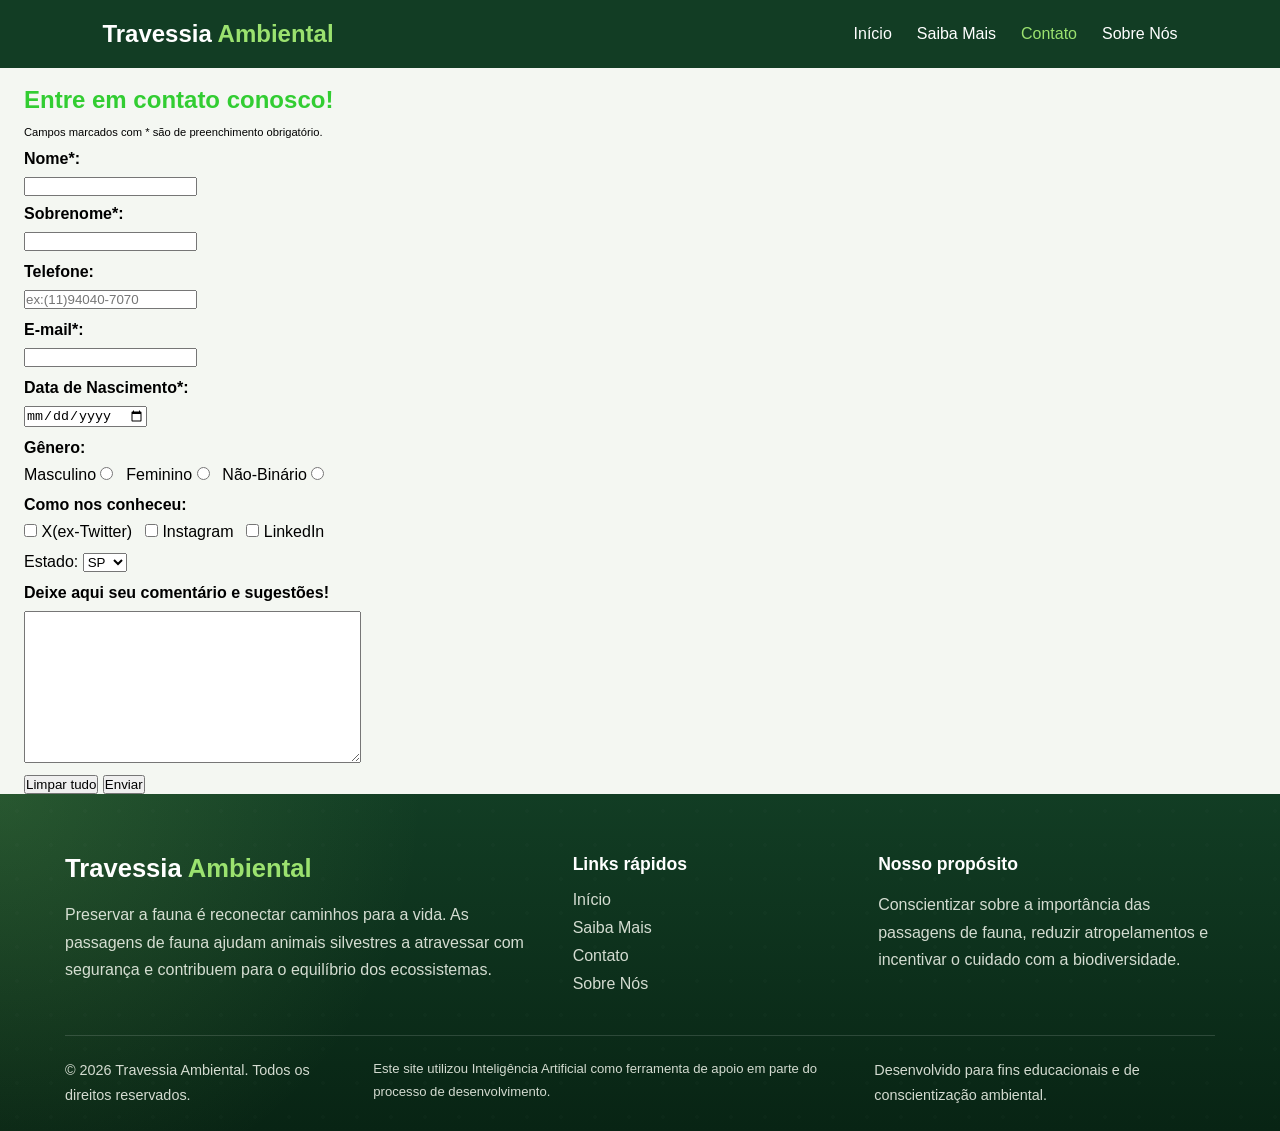
<file: contatoForm.html>
<!DOCTYPE html>
<html lang="pt-br">

<head>
  <meta charset="UTF-8">
  <meta name="viewport" content="width=device-width, initial-scale=1.0">
  <title>Contato | Travessia Ambiental</title>

  <link rel="stylesheet" href="assets/css/base.css">
  <link rel="stylesheet" href="assets/css/navbar.css">
  <link rel="stylesheet" href="assets/css/footer.css">
  <link rel="stylesheet" href="assets/css/responsive.css">
  <link rel="stylesheet" href="assets/css/formulario.css">
</head>

<body>
  <div data-include="components/header.html"></div>
  <br>

  <div>
    <form class="formulario"> <!--INÍCIO DO FORMULÁRIO-->
      <h2 class="formulario-titulo">Entre em contato conosco!</h2>
      <label class="formulario-lembrete">Campos marcados com * são de preenchimento obrigatório.</label>

      <div class="formulario-nome">
        <label for="nome" class="nome-titulo">Nome*:</label>
        <input id="nome" type="text" required>
        <label for="sobrenome" class="sobrenome-titulo">Sobrenome*:</label>
        <input id="sobrenome" type="text" required>
      </div>

      <div class="formulario-telefone">
        <label for="telefone" class="telefone-titulo">Telefone:</label>
        <input id="telefone" type="tel" placeholder="ex:(11)94040-7070" pattern="[0-9]{2}[0-9]{4}-[0-9]{4}">
      </div>

      <div class="formulario-email">
        <label for="email" class="email-titulo">E-mail*:</label>
        <input id="email" type="email" required>
      </div>

      <div class="formulario-data">
        <label for="dataNasc" class="data-titulo">Data de Nascimento*:</label>
        <input id="dataNasc" type="date" required>
      </div>

      <div class="formulario-generos">
        <div>
          <label class="generos-titulo">Gênero:</label>
        </div>
        <div class="formulario-opcoes-generos">
          <div class="opcao-masculino">
            <label for="masculino">Masculino</label>
            <input type="radio" name="escolhaGenero" id="masculino">
          </div>
          <div class="opcao-masculino">
            <label for="feminino">Feminino</label>
            <input type="radio" name="escolhaGenero" id="feminino">
          </div>
          <div class="opcao-masculino">
            <label for="nao-binario">Não-Binário</label>
            <input type="radio" name="escolhaGenero" id="nao-binario">
          </div>
        </div>
      </div>



      <div class="formulario-redes">
        <div>
          <label class="redes-titulo">Como nos conheceu:</label>
        </div>
        <div class="formularios-opcoes-redes">
          <div class="f-opcao-x">
            <input type="checkbox" id="opcao-x">
            <label for="opcao-x">X(ex-Twitter)</label>
          </div>
          <div class="f-opcao-instagram">
            <input type="checkbox" id="opcao-instagram">
            <label for="opcao-instagram">Instagram</label>
          </div>
          <div class="f-opcao-linkedin">
            <input type="checkbox" id="opcao-linkedin">
            <label for="opcao-linkedin">LinkedIn</label>
          </div>
        </div>
      </div>

      <div class="formulario-estados">
        <label for="localizacao" class="estados-titulo">Estado:</label>
        <select>
          <option>SP</option>
          <option>RJ</option>
          <option>MG</option>
          <option>SE</option>
          <option>AM</option>
          <option>PR</option>
        </select>
      </div>

      <div class="formulario-sugestoes">
        <label for="caixa-sugestoes" class="sugestoes-titulo">Deixe aqui seu comentário e sugestões!</label>
        <textarea id="caixa-sugestoes" rows="10" cols="40"></textarea>
      </div>

      <div class="formulario-limpar">
        <input type="reset" value="Limpar tudo">
        <input type="submit" value="Enviar">
      </div>

    </form>
  </div>

  <div data-include="components/footer.html"></div>

</body>

<script src="assets/js/includes.js"></script>

</html>
</file>
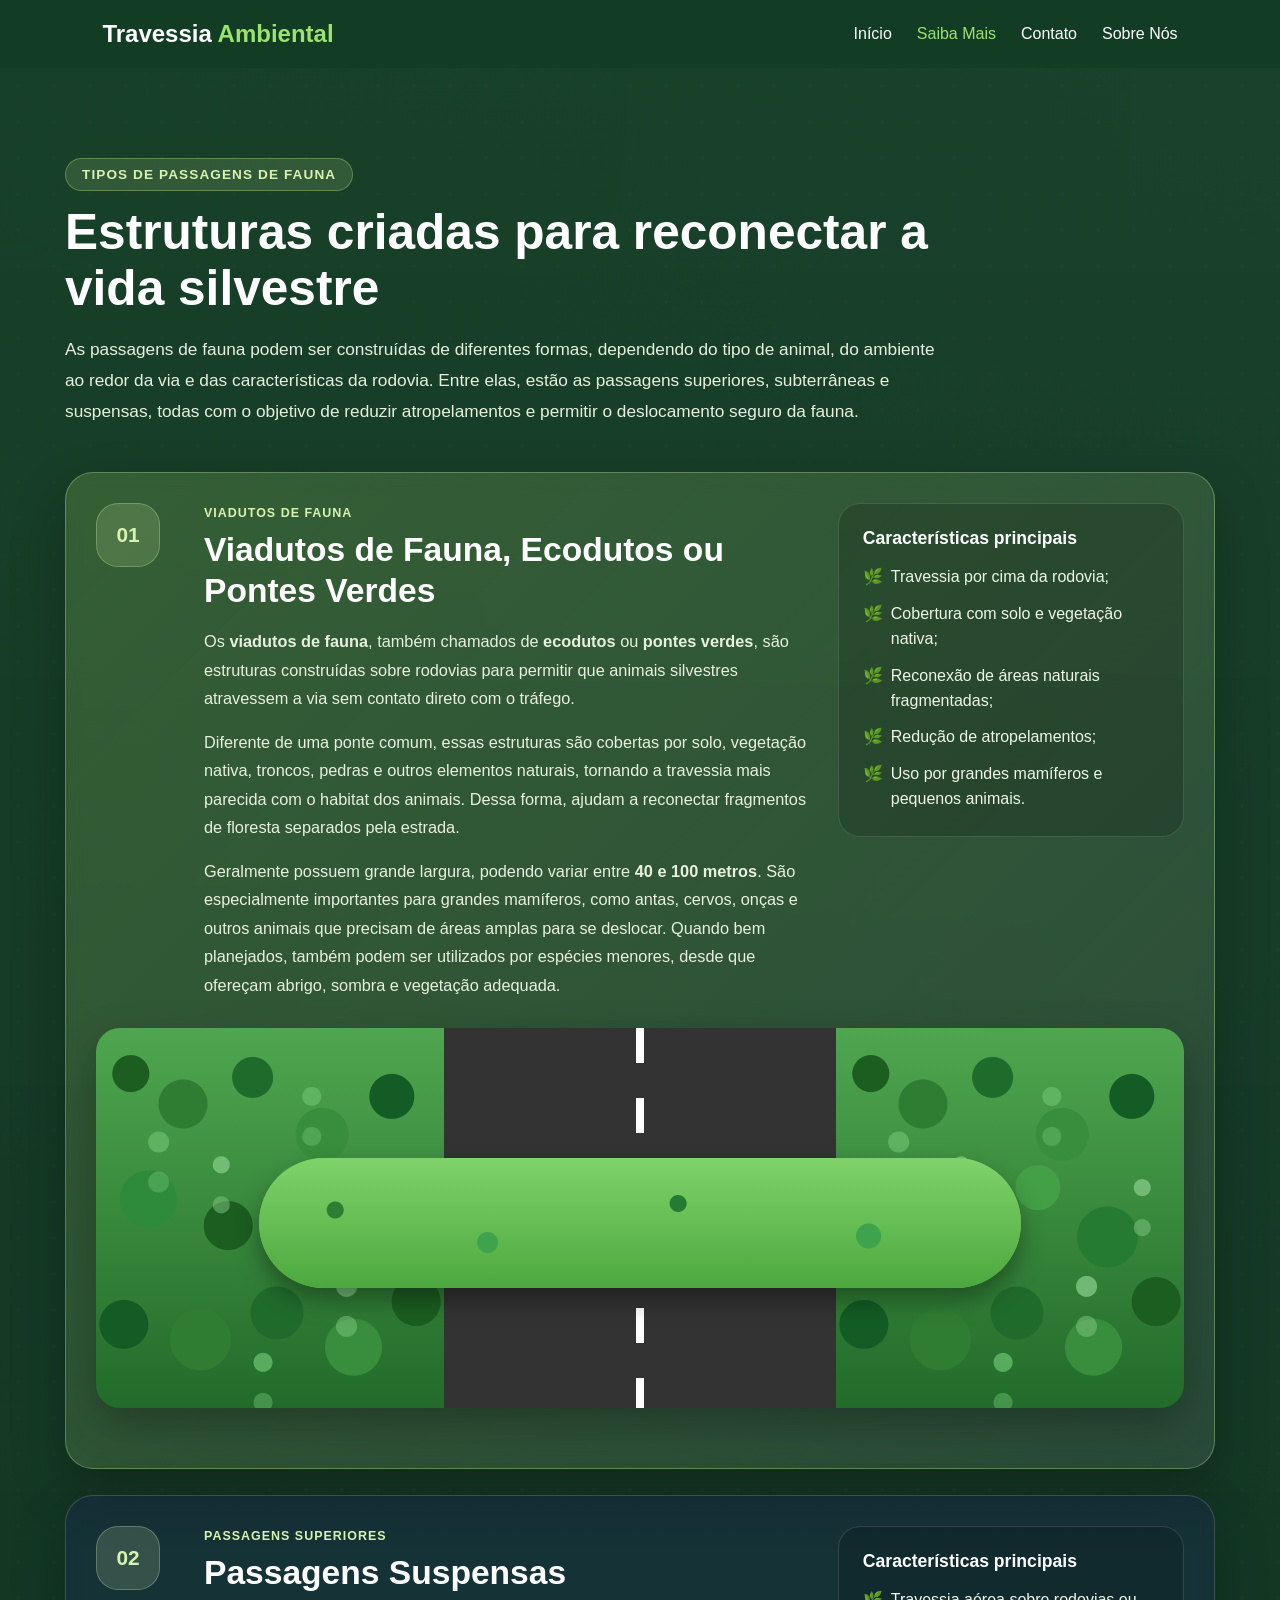
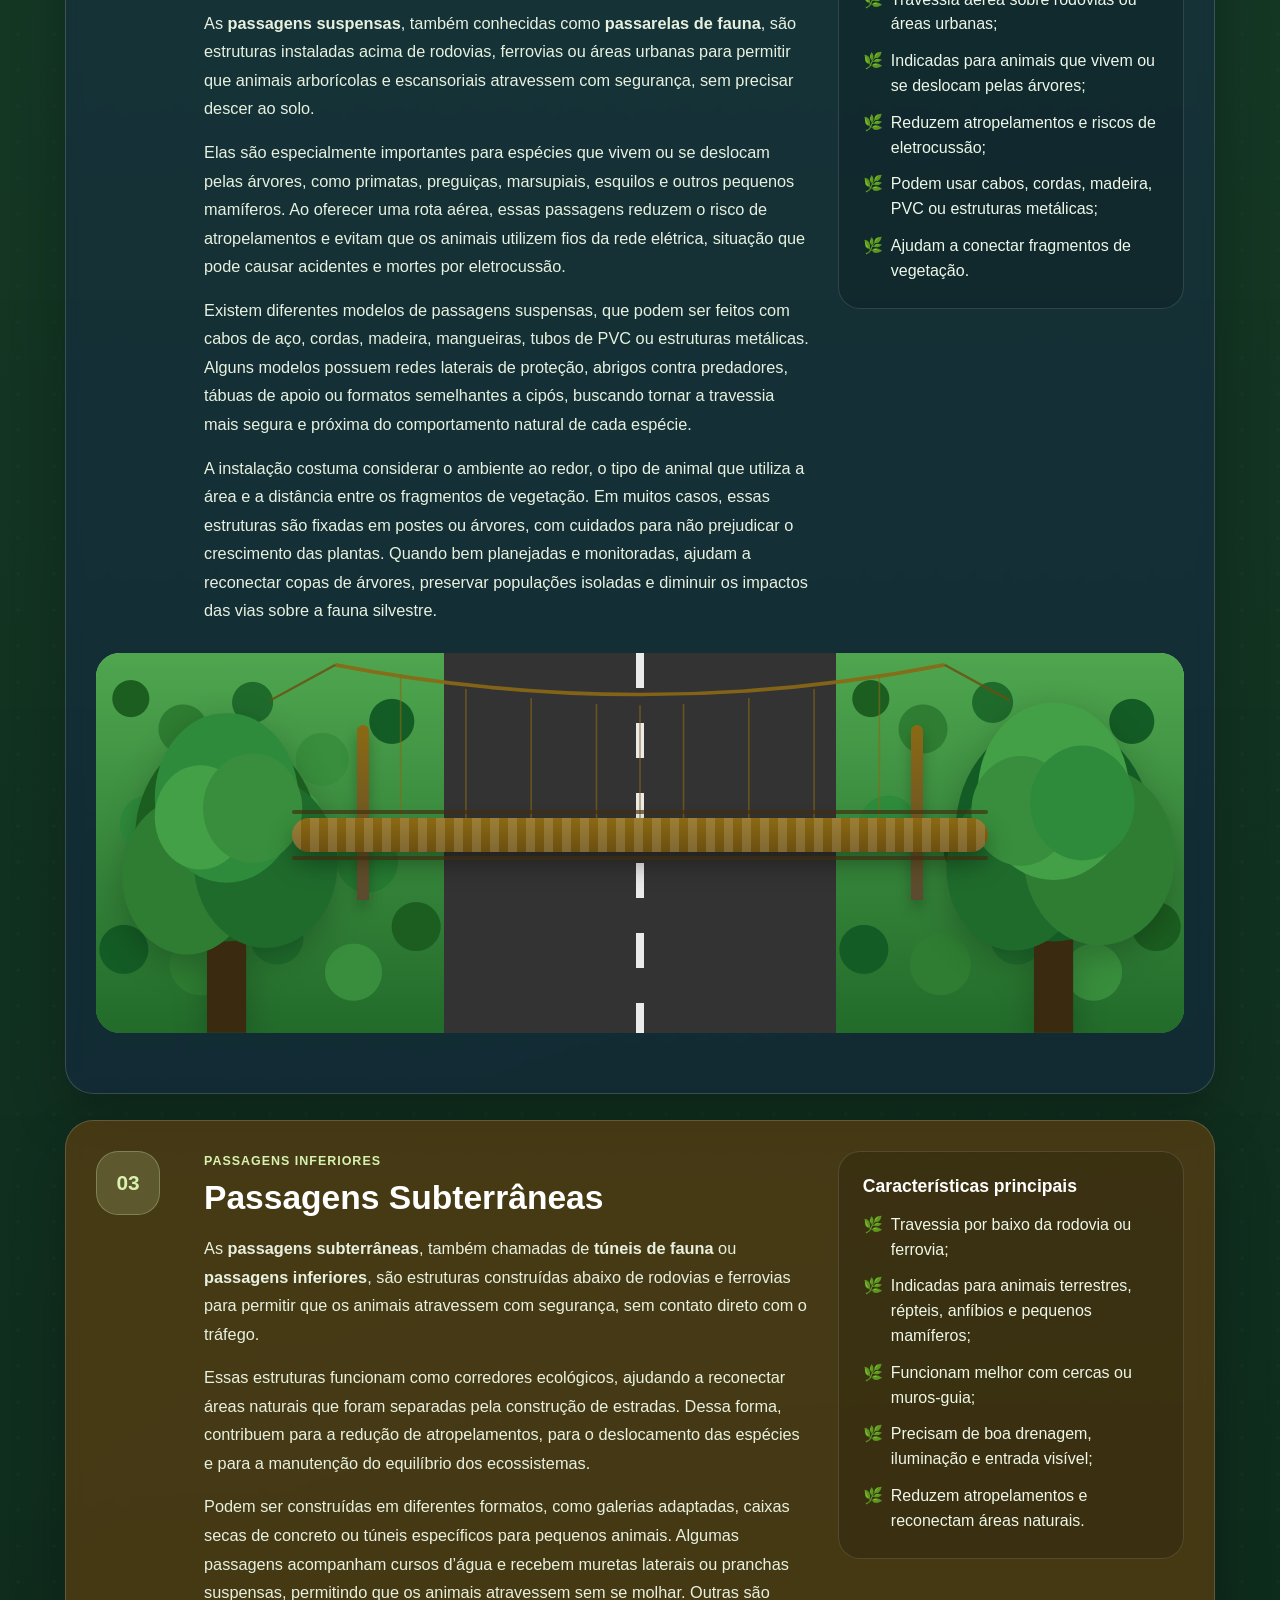
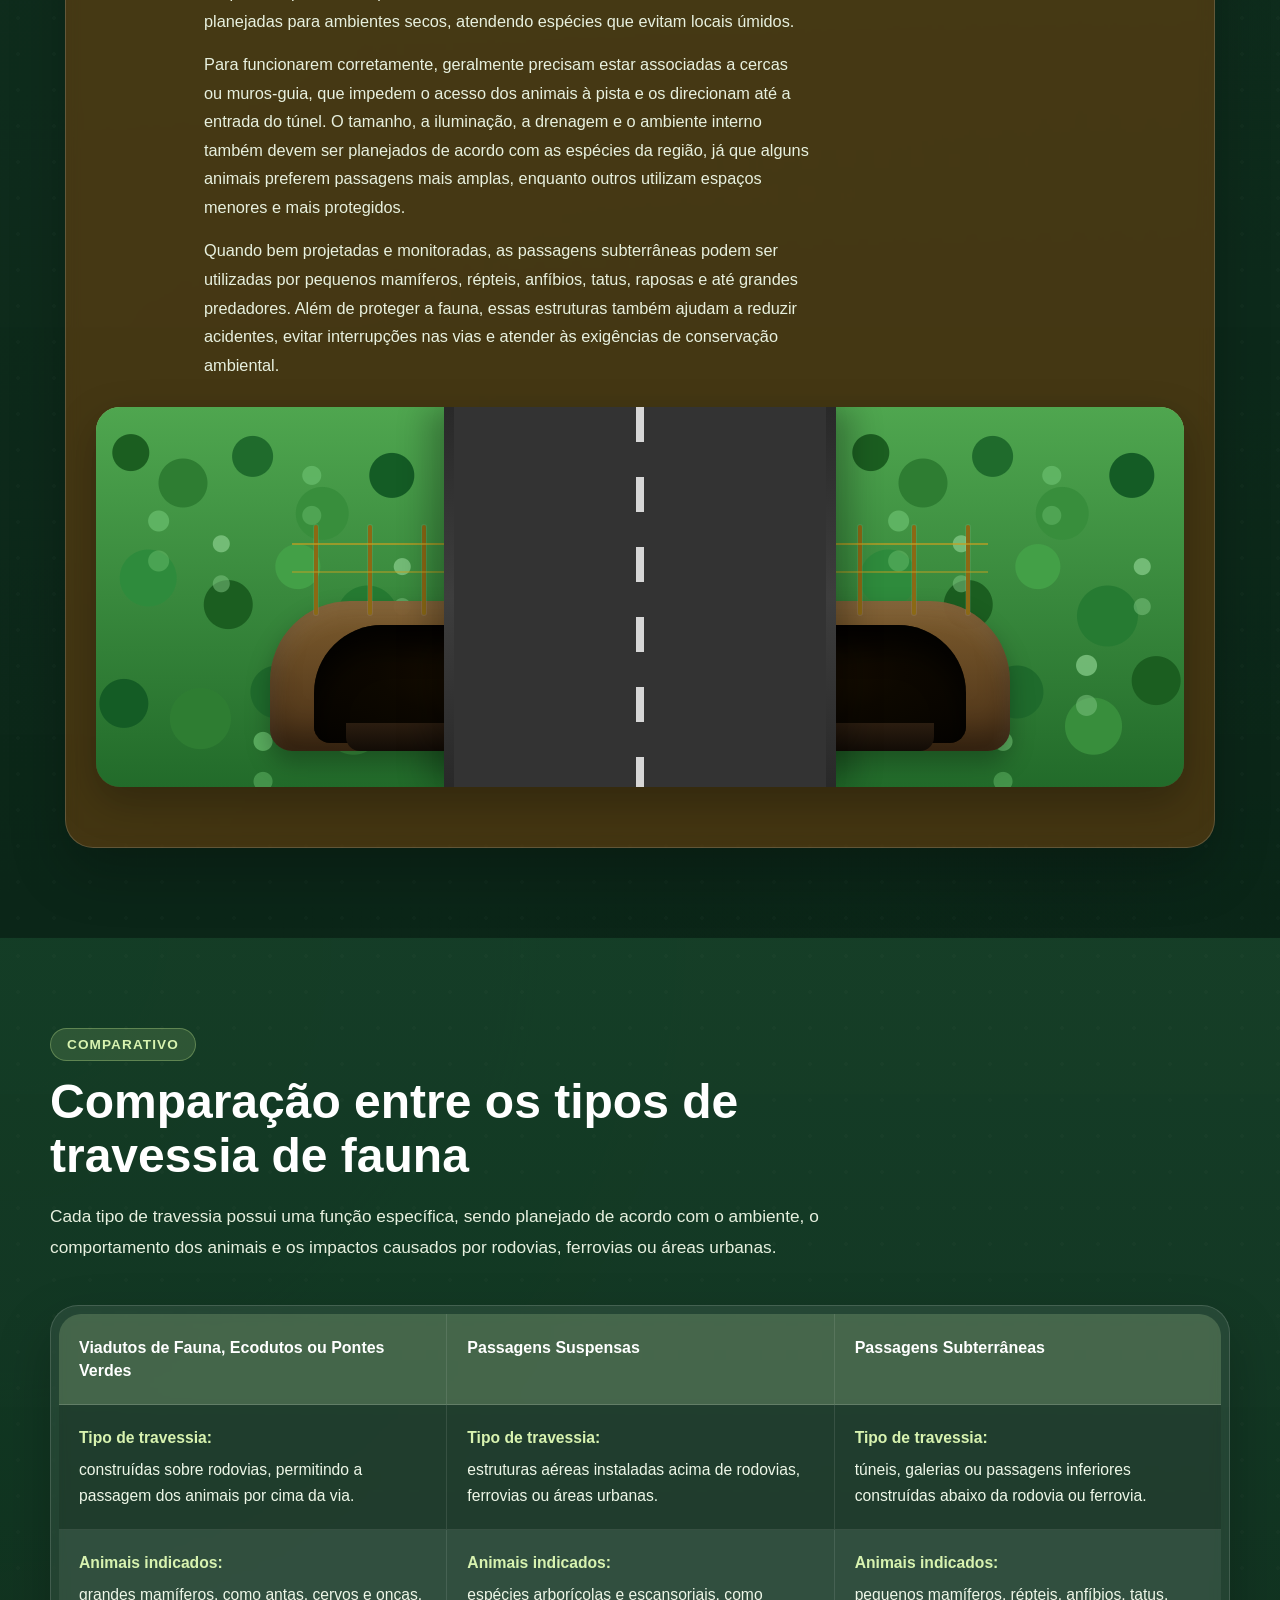
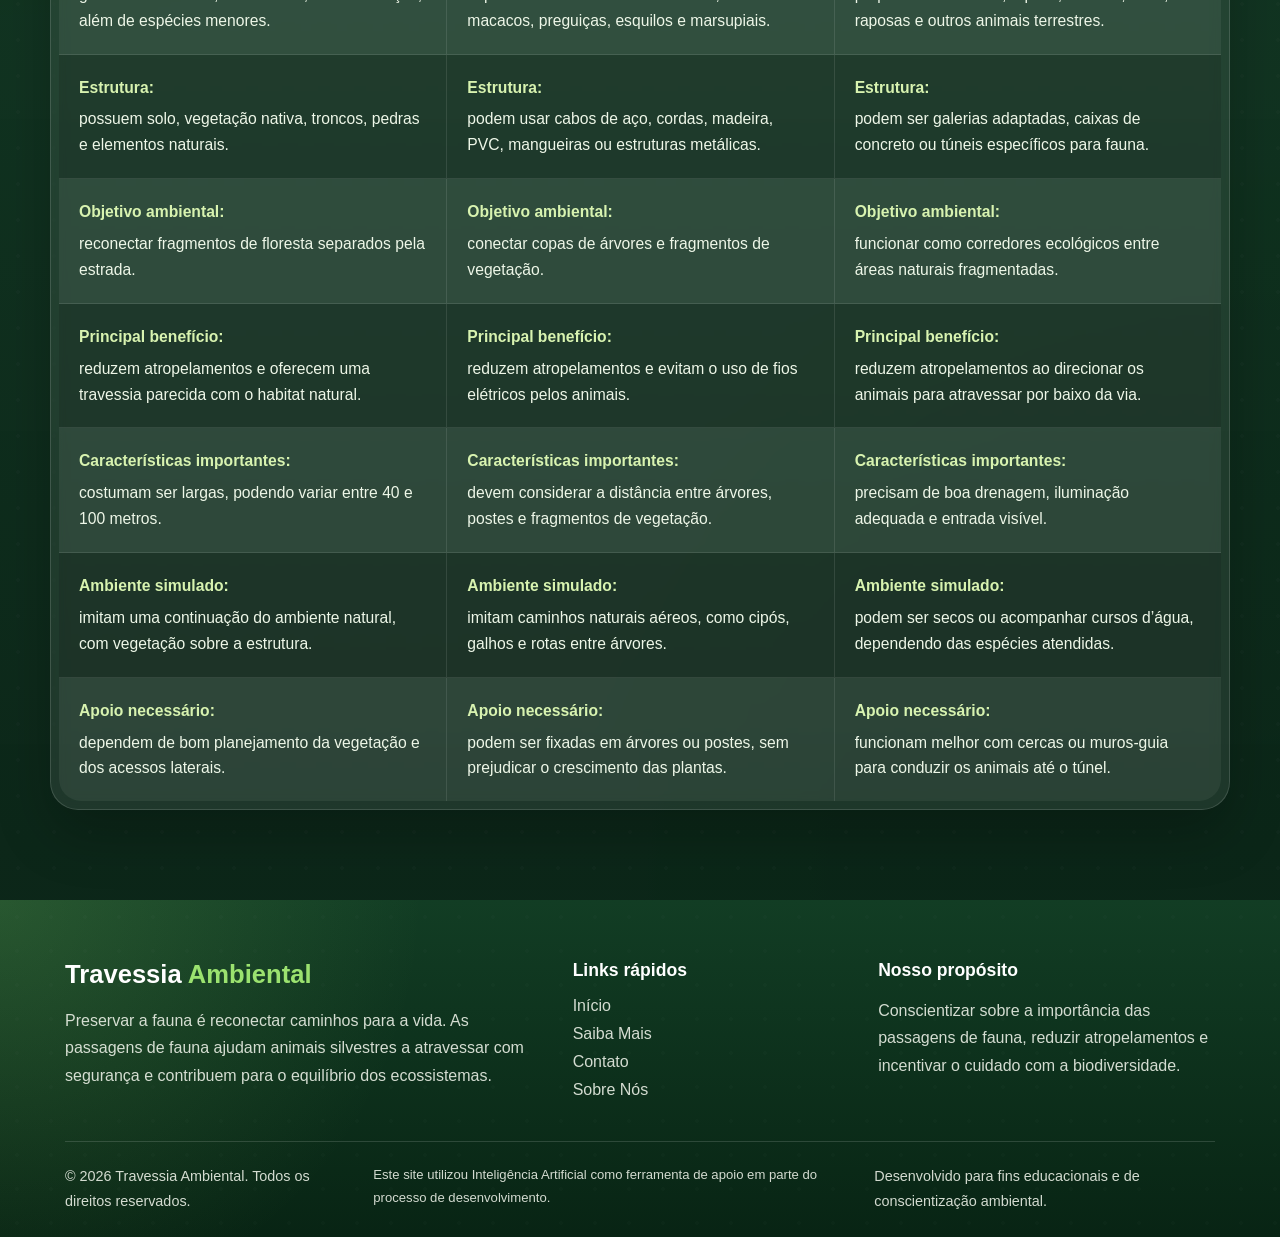
<file: saibaMais.html>
<!DOCTYPE html>
<html lang="pt-br">

<head>
    <meta charset="UTF-8">
    <meta name="viewport" content="width=device-width, initial-scale=1.0">
    <title>Contato | Travessia Ambiental</title>

    <link rel="stylesheet" href="assets/css/base.css">
    <link rel="stylesheet" href="assets/css/navbar.css">
    <link rel="stylesheet" href="assets/css/tipos-passagens.css">
    <link rel="stylesheet" href="assets/css/travessia-cenario.css">
    <link rel="stylesheet" href="assets/css/suspenso-cenario.css">
    <link rel="stylesheet" href="assets/css/subterraneo-cenario.css">
    <link rel="stylesheet" href="assets/css/comparativo-travessias.css">
    <link rel="stylesheet" href="assets/css/footer.css">
    <link rel="stylesheet" href="assets/css/responsive.css">
</head>

<body>

    <div data-include="components/header.html"></div>

    <main>
        <section class="tipos-passagens-section" id="tipos-passagens">
            <div class="tipos-passagens-container">

                <div class="tipos-passagens-header">
                    <span class="section-tag">Tipos de Passagens de Fauna</span>

                    <h2>Estruturas criadas para reconectar a vida silvestre</h2>

                    <p>
                        As passagens de fauna podem ser construídas de diferentes formas, dependendo do tipo de animal,
                        do ambiente ao redor da via e das características da rodovia. Entre elas, estão as passagens
                        superiores, subterrâneas e suspensas, todas com o objetivo de reduzir atropelamentos e permitir
                        o deslocamento seguro da fauna.
                    </p>
                </div>

                <!-- TIPO 1 -->
                <article class="tipo-passagem-card tipo-destaque">
                    <div class="tipo-passagem-numero">01</div>

                    <div class="tipo-passagem-conteudo">
                        <span class="tipo-categoria">Viadutos de Fauna</span>

                        <h3>Viadutos de Fauna, Ecodutos ou Pontes Verdes</h3>

                        <p>
                            Os <strong>viadutos de fauna</strong>, também chamados de <strong>ecodutos</strong> ou
                            <strong>pontes verdes</strong>, são estruturas construídas sobre rodovias para permitir que
                            animais silvestres atravessem a via sem contato direto com o tráfego.
                        </p>

                        <p>
                            Diferente de uma ponte comum, essas estruturas são cobertas por solo, vegetação nativa,
                            troncos, pedras e outros elementos naturais, tornando a travessia mais parecida com o
                            habitat
                            dos animais. Dessa forma, ajudam a reconectar fragmentos de floresta separados pela estrada.
                        </p>

                        <p>
                            Geralmente possuem grande largura, podendo variar entre <strong>40 e 100 metros</strong>.
                            São especialmente importantes para grandes mamíferos, como antas, cervos, onças e outros
                            animais que precisam de áreas amplas para se deslocar. Quando bem planejados, também podem
                            ser utilizados por espécies menores, desde que ofereçam abrigo, sombra e vegetação adequada.
                        </p>
                    </div>

                    <aside class="tipo-passagem-info">
                        <h4>Características principais</h4>

                        <ul>
                            <li>Travessia por cima da rodovia;</li>
                            <li>Cobertura com solo e vegetação nativa;</li>
                            <li>Reconexão de áreas naturais fragmentadas;</li>
                            <li>Redução de atropelamentos;</li>
                            <li>Uso por grandes mamíferos e pequenos animais.</li>
                        </ul>
                    </aside>

                    <section class="travessia-section" id="travessia" aria-labelledby="titulo-travessia">

                        <div class="cenario"
                            aria-label="Animação mostrando animais atravessando uma passarela verde sobre uma rodovia">

                            <div class="floresta floresta-esquerda" aria-hidden="true"></div>
                            <div class="floresta floresta-direita" aria-hidden="true"></div>

                            <div class="rodovia" aria-hidden="true">
                                <div class="faixa"></div>

                                <div class="carro carro-1"></div>
                                <div class="carro carro-2"></div>
                                <div class="carro carro-3"></div>
                            </div>

                            <div class="passarela">
                                <div class="grama" aria-hidden="true"></div>

                                <div class="animal animal-1 animal-esquerda">🦌</div>
                                <div class="animal animal-2 animal-direita">🐆</div>
                                <div class="animal animal-3 animal-esquerda">🦝</div>
                                <div class="animal animal-4 animal-direita">🐇</div>
                                <div class="animal animal-5 animal-esquerda">🦊</div>
                            </div>

                        </div>
                    </section>
                </article>

                <!-- TIPO 2 -->
                <article class="tipo-passagem-suspensa-card">
                    <div class="tipo-passagem-numero">02</div>

                    <div class="tipo-passagem-conteudo">
                        <span class="tipo-categoria">Passagens Superiores</span>

                        <h3>Passagens Suspensas</h3>

                        <p>
                            As <strong>passagens suspensas</strong>, também conhecidas como <strong>passarelas de
                                fauna</strong>,
                            são estruturas instaladas acima de rodovias, ferrovias ou áreas urbanas para permitir que
                            animais
                            arborícolas e escansoriais atravessem com segurança, sem precisar descer ao solo.
                        </p>

                        <p>
                            Elas são especialmente importantes para espécies que vivem ou se deslocam pelas árvores,
                            como
                            primatas, preguiças, marsupiais, esquilos e outros pequenos mamíferos. Ao oferecer uma rota
                            aérea,
                            essas passagens reduzem o risco de atropelamentos e evitam que os animais utilizem fios da
                            rede
                            elétrica, situação que pode causar acidentes e mortes por eletrocussão.
                        </p>

                        <p>
                            Existem diferentes modelos de passagens suspensas, que podem ser feitos com cabos de aço,
                            cordas, madeira, mangueiras, tubos de PVC ou estruturas metálicas. Alguns modelos possuem
                            redes
                            laterais de proteção, abrigos contra predadores, tábuas de apoio ou formatos semelhantes a
                            cipós,
                            buscando tornar a travessia mais segura e próxima do comportamento natural de cada espécie.
                        </p>

                        <p>
                            A instalação costuma considerar o ambiente ao redor, o tipo de animal que utiliza a área e a
                            distância entre os fragmentos de vegetação. Em muitos casos, essas estruturas são fixadas em
                            postes
                            ou árvores, com cuidados para não prejudicar o crescimento das plantas. Quando bem
                            planejadas e
                            monitoradas, ajudam a reconectar copas de árvores, preservar populações isoladas e diminuir
                            os
                            impactos das vias sobre a fauna silvestre.
                        </p>
                    </div>

                    <aside class="tipo-passagem-info">
                        <h4>Características principais</h4>

                        <ul>
                            <li>Travessia aérea sobre rodovias ou áreas urbanas;</li>
                            <li>Indicadas para animais que vivem ou se deslocam pelas árvores;</li>
                            <li>Reduzem atropelamentos e riscos de eletrocussão;</li>
                            <li>Podem usar cabos, cordas, madeira, PVC ou estruturas metálicas;</li>
                            <li>Ajudam a conectar fragmentos de vegetação.</li>
                        </ul>
                    </aside>

                    <section class="suspensa-section">
                        <div class="suspensa-cenario"
                            aria-label="Animação mostrando animais atravessando uma passarela suspensa sobre uma rodovia">

                            <div class="s-ceu"></div>

                            <!-- Árvores esquerda -->
                            <div class="s-arvore s-arvore-esq">
                                <svg viewBox="0 0 200 320" xmlns="http://www.w3.org/2000/svg">
                                    <rect x="85" y="200" width="30" height="120" fill="#3a2a10" />
                                    <ellipse cx="100" cy="170" rx="70" ry="80" fill="#1b5e20" />
                                    <ellipse cx="70" cy="200" rx="50" ry="60" fill="#2e7d32" />
                                    <ellipse cx="130" cy="190" rx="55" ry="65" fill="#1f6b2c" />
                                    <ellipse cx="100" cy="140" rx="55" ry="65" fill="#2e8b3c" />
                                    <ellipse cx="80" cy="155" rx="35" ry="40" fill="#43a047" />
                                    <ellipse cx="120" cy="148" rx="38" ry="42" fill="#388e3c" />
                                </svg>
                            </div>

                            <!-- Árvores direita -->
                            <div class="s-arvore s-arvore-dir">
                                <svg viewBox="0 0 200 320" xmlns="http://www.w3.org/2000/svg">
                                    <rect x="85" y="200" width="30" height="120" fill="#3a2a10" />
                                    <ellipse cx="100" cy="165" rx="75" ry="85" fill="#145c25" />
                                    <ellipse cx="70" cy="195" rx="52" ry="62" fill="#1f6b2c" />
                                    <ellipse cx="135" cy="185" rx="58" ry="68" fill="#2e7d32" />
                                    <ellipse cx="100" cy="135" rx="58" ry="68" fill="#43a047" />
                                    <ellipse cx="75" cy="150" rx="38" ry="42" fill="#388e3c" />
                                    <ellipse cx="122" cy="144" rx="40" ry="44" fill="#2e8b3c" />
                                </svg>
                            </div>

                            <!-- Rodovia -->
                            <div class="s-rodovia">
                                <div class="s-faixa"></div>
                                <div class="s-carro s-carro-1"></div>
                                <div class="s-carro s-carro-2"></div>
                                <div class="s-carro s-carro-3"></div>
                            </div>

                            <!-- Postes -->
                            <div class="s-poste s-poste-esq"></div>
                            <div class="s-poste s-poste-dir"></div>

                            <!-- Cordas via SVG -->
                            <svg class="s-corda-svg" viewBox="0 0 1000 320" preserveAspectRatio="none"
                                xmlns="http://www.w3.org/2000/svg">
                                <!-- Cabo principal de sustentação (catenária) -->
                                <path d="M220,10 Q500,60 780,10" fill="none" stroke="#8B6914" stroke-width="3"
                                    opacity="0.9" />
                                <!-- Cabos verticais (pendurais) -->
                                <line x1="280" y1="18" x2="280" y2="145" stroke="#8B6914" stroke-width="1.5"
                                    opacity="0.6" />
                                <line x1="340" y1="30" x2="340" y2="145" stroke="#8B6914" stroke-width="1.5"
                                    opacity="0.6" />
                                <line x1="400" y1="38" x2="400" y2="145" stroke="#8B6914" stroke-width="1.5"
                                    opacity="0.6" />
                                <line x1="460" y1="43" x2="460" y2="145" stroke="#8B6914" stroke-width="1.5"
                                    opacity="0.6" />
                                <line x1="500" y1="44" x2="500" y2="145" stroke="#8B6914" stroke-width="1.5"
                                    opacity="0.6" />
                                <line x1="540" y1="43" x2="540" y2="145" stroke="#8B6914" stroke-width="1.5"
                                    opacity="0.6" />
                                <line x1="600" y1="38" x2="600" y2="145" stroke="#8B6914" stroke-width="1.5"
                                    opacity="0.6" />
                                <line x1="660" y1="30" x2="660" y2="145" stroke="#8B6914" stroke-width="1.5"
                                    opacity="0.6" />
                                <line x1="720" y1="18" x2="720" y2="145" stroke="#8B6914" stroke-width="1.5"
                                    opacity="0.6" />
                                <!-- Cabo de ancoragem nas árvores -->
                                <line x1="220" y1="10" x2="160" y2="40" stroke="#6B4F10" stroke-width="2"
                                    opacity="0.8" />
                                <line x1="780" y1="10" x2="840" y2="40" stroke="#6B4F10" stroke-width="2"
                                    opacity="0.8" />
                            </svg>

                            <!-- Passarela -->
                            <div class="s-passarela"></div>

                            <!-- Animais -->
                            <div class="s-animal s-animal-esq sa1">🐒</div>
                            <div class="s-animal s-animal-dir sa2">🦥</div>
                            <div class="s-animal s-animal-esq sa3">🐿️</div>
                            <div class="s-animal s-animal-dir sa4">🦎</div>
                            <div class="s-animal s-animal-esq sa5">🦝</div>
                        </div>
                    </section>

                </article>

                <!-- TIPO 3 -->
                <article class="tipo-passagem-subterranea-card">
                    <div class="tipo-passagem-numero">03</div>

                    <div class="tipo-passagem-conteudo">
                        <span class="tipo-categoria">Passagens Inferiores</span>

                        <h3>Passagens Subterrâneas</h3>

                        <p>
                            As <strong>passagens subterrâneas</strong>, também chamadas de <strong>túneis de
                                fauna</strong>
                            ou <strong>passagens inferiores</strong>, são estruturas construídas abaixo de rodovias e
                            ferrovias
                            para permitir que os animais atravessem com segurança, sem contato direto com o tráfego.
                        </p>

                        <p>
                            Essas estruturas funcionam como corredores ecológicos, ajudando a reconectar áreas naturais
                            que foram
                            separadas pela construção de estradas. Dessa forma, contribuem para a redução de
                            atropelamentos,
                            para o deslocamento das espécies e para a manutenção do equilíbrio dos ecossistemas.
                        </p>

                        <p>
                            Podem ser construídas em diferentes formatos, como galerias adaptadas, caixas secas de
                            concreto ou
                            túneis específicos para pequenos animais. Algumas passagens acompanham cursos d’água e
                            recebem
                            muretas laterais ou pranchas suspensas, permitindo que os animais atravessem sem se molhar.
                            Outras
                            são planejadas para ambientes secos, atendendo espécies que evitam locais úmidos.
                        </p>

                        <p>
                            Para funcionarem corretamente, geralmente precisam estar associadas a cercas ou muros-guia,
                            que
                            impedem o acesso dos animais à pista e os direcionam até a entrada do túnel. O tamanho, a
                            iluminação,
                            a drenagem e o ambiente interno também devem ser planejados de acordo com as espécies da
                            região,
                            já que alguns animais preferem passagens mais amplas, enquanto outros utilizam espaços
                            menores e
                            mais protegidos.
                        </p>

                        <p>
                            Quando bem projetadas e monitoradas, as passagens subterrâneas podem ser utilizadas por
                            pequenos
                            mamíferos, répteis, anfíbios, tatus, raposas e até grandes predadores. Além de proteger a
                            fauna, essas
                            estruturas também ajudam a reduzir acidentes, evitar interrupções nas vias e atender às
                            exigências de
                            conservação ambiental.
                        </p>
                    </div>

                    <aside class="tipo-passagem-info">
                        <h4>Características principais</h4>

                        <ul>
                            <li>Travessia por baixo da rodovia ou ferrovia;</li>
                            <li>Indicadas para animais terrestres, répteis, anfíbios e pequenos mamíferos;</li>
                            <li>Funcionam melhor com cercas ou muros-guia;</li>
                            <li>Precisam de boa drenagem, iluminação e entrada visível;</li>
                            <li>Reduzem atropelamentos e reconectam áreas naturais.</li>
                        </ul>
                    </aside>

                    <section class="tunel-section">
                        <div class="tunel-cenario"
                            aria-label="Animação mostrando animais atravessando um túnel sob uma rodovia">

                            <!-- Terra dos lados -->
                            <div class="tunel-terra tunel-terra-esq"></div>
                            <div class="tunel-terra tunel-terra-dir"></div>

                            <!-- Solo + asfalto + carros no topo -->
                            <div class="tunel-solo"></div>
                            <div class="tunel-asfalto"></div>
                            <div class="tunel-faixa"></div>
                            <div class="tunel-carro tunel-carro-1"></div>
                            <div class="tunel-carro tunel-carro-2"></div>
                            <div class="tunel-carro tunel-carro-3"></div>

                            <!-- Cercas direcionadoras -->
                            <div class="tunel-cerca">
                                <div class="tunel-cerca-bar" style="left:20%"></div>
                                <div class="tunel-cerca-bar" style="left:25%"></div>
                                <div class="tunel-cerca-bar" style="left:30%"></div>
                                <div class="tunel-cerca-bar" style="left:35%"></div>
                                <div class="tunel-cerca-bar" style="left:65%"></div>
                                <div class="tunel-cerca-bar" style="left:70%"></div>
                                <div class="tunel-cerca-bar" style="left:75%"></div>
                                <div class="tunel-cerca-bar" style="left:80%"></div>
                                <div class="tunel-cerca-fio"></div>
                                <div class="tunel-cerca-fio2"></div>
                            </div>

                            <!-- Galeria subterrânea -->
                            <div class="tunel-galeria"></div>
                            <div class="tunel-interior"></div>
                            <div class="tunel-piso"></div>
                            <div class="tunel-drenagem"></div>

                            <!-- Animais -->
                            <div class="tunel-animal tunel-animal-esq ta1">🦎</div>
                            <div class="tunel-animal tunel-animal-dir ta2">🐢</div>
                            <div class="tunel-animal tunel-animal-esq ta3">🐸</div>
                            <div class="tunel-animal tunel-animal-dir ta4">🐀</div>
                        </div>
                    </section>

                </article>

            </div>
        </section>

        <section class="comparativo-travessias-section" id="comparativo-travessias">
            <div class="comparativo-travessias-container">

                <div class="comparativo-travessias-header">
                    <span class="section-tag">Comparativo</span>

                    <h2>Comparação entre os tipos de travessia de fauna</h2>

                    <p>
                        Cada tipo de travessia possui uma função específica, sendo planejado de acordo
                        com o ambiente, o comportamento dos animais e os impactos causados por rodovias,
                        ferrovias ou áreas urbanas.
                    </p>
                </div>

                <div class="comparativo-tabela-wrapper">
                    <table class="comparativo-tabela">
                        <thead>
                            <tr>
                                <th>Viadutos de Fauna, Ecodutos ou Pontes Verdes</th>
                                <th>Passagens Suspensas</th>
                                <th>Passagens Subterrâneas</th>
                            </tr>
                        </thead>

                        <tbody>
                            <tr>
                                <td>
                                    <strong>Tipo de travessia:</strong>
                                    construídas sobre rodovias, permitindo a passagem dos animais por cima da via.
                                </td>

                                <td>
                                    <strong>Tipo de travessia:</strong>
                                    estruturas aéreas instaladas acima de rodovias, ferrovias ou áreas urbanas.
                                </td>

                                <td>
                                    <strong>Tipo de travessia:</strong>
                                    túneis, galerias ou passagens inferiores construídas abaixo da rodovia ou ferrovia.
                                </td>
                            </tr>

                            <tr>
                                <td>
                                    <strong>Animais indicados:</strong>
                                    grandes mamíferos, como antas, cervos e onças, além de espécies menores.
                                </td>

                                <td>
                                    <strong>Animais indicados:</strong>
                                    espécies arborícolas e escansoriais, como macacos, preguiças, esquilos e marsupiais.
                                </td>

                                <td>
                                    <strong>Animais indicados:</strong>
                                    pequenos mamíferos, répteis, anfíbios, tatus, raposas e outros animais terrestres.
                                </td>
                            </tr>

                            <tr>
                                <td>
                                    <strong>Estrutura:</strong>
                                    possuem solo, vegetação nativa, troncos, pedras e elementos naturais.
                                </td>

                                <td>
                                    <strong>Estrutura:</strong>
                                    podem usar cabos de aço, cordas, madeira, PVC, mangueiras ou estruturas metálicas.
                                </td>

                                <td>
                                    <strong>Estrutura:</strong>
                                    podem ser galerias adaptadas, caixas de concreto ou túneis específicos para fauna.
                                </td>
                            </tr>

                            <tr>
                                <td>
                                    <strong>Objetivo ambiental:</strong>
                                    reconectar fragmentos de floresta separados pela estrada.
                                </td>

                                <td>
                                    <strong>Objetivo ambiental:</strong>
                                    conectar copas de árvores e fragmentos de vegetação.
                                </td>

                                <td>
                                    <strong>Objetivo ambiental:</strong>
                                    funcionar como corredores ecológicos entre áreas naturais fragmentadas.
                                </td>
                            </tr>

                            <tr>
                                <td>
                                    <strong>Principal benefício:</strong>
                                    reduzem atropelamentos e oferecem uma travessia parecida com o habitat natural.
                                </td>

                                <td>
                                    <strong>Principal benefício:</strong>
                                    reduzem atropelamentos e evitam o uso de fios elétricos pelos animais.
                                </td>

                                <td>
                                    <strong>Principal benefício:</strong>
                                    reduzem atropelamentos ao direcionar os animais para atravessar por baixo da via.
                                </td>
                            </tr>

                            <tr>
                                <td>
                                    <strong>Características importantes:</strong>
                                    costumam ser largas, podendo variar entre 40 e 100 metros.
                                </td>

                                <td>
                                    <strong>Características importantes:</strong>
                                    devem considerar a distância entre árvores, postes e fragmentos de vegetação.
                                </td>

                                <td>
                                    <strong>Características importantes:</strong>
                                    precisam de boa drenagem, iluminação adequada e entrada visível.
                                </td>
                            </tr>

                            <tr>
                                <td>
                                    <strong>Ambiente simulado:</strong>
                                    imitam uma continuação do ambiente natural, com vegetação sobre a estrutura.
                                </td>

                                <td>
                                    <strong>Ambiente simulado:</strong>
                                    imitam caminhos naturais aéreos, como cipós, galhos e rotas entre árvores.
                                </td>

                                <td>
                                    <strong>Ambiente simulado:</strong>
                                    podem ser secos ou acompanhar cursos d’água, dependendo das espécies atendidas.
                                </td>
                            </tr>

                            <tr>
                                <td>
                                    <strong>Apoio necessário:</strong>
                                    dependem de bom planejamento da vegetação e dos acessos laterais.
                                </td>

                                <td>
                                    <strong>Apoio necessário:</strong>
                                    podem ser fixadas em árvores ou postes, sem prejudicar o crescimento das plantas.
                                </td>

                                <td>
                                    <strong>Apoio necessário:</strong>
                                    funcionam melhor com cercas ou muros-guia para conduzir os animais até o túnel.
                                </td>
                            </tr>
                        </tbody>
                    </table>
                </div>

            </div>
        </section>

    </main>

    <div data-include="components/footer.html"></div>

</body>

<script src="assets/js/includes.js"></script>

</html>
</file>
<file: assets/css/base.css>
* {
    margin: 0;
    padding: 0;
    box-sizing: border-box;
}

body {
    font-family: Arial, Helvetica, sans-serif;
    background-color: #f4f7f2;
    color: #1f2d1f;
}

a {
    text-decoration: none;
}

ul {
    list-style: none;
}
</file>
<file: assets/css/navbar.css>
.navbar {
    width: 100%;
    padding: 20px 8%;
    background-color: #123d24;
    display: flex;
    align-items: center;
    justify-content: space-between;
}

.logo {
    color: #ffffff;
    font-size: 24px;
    font-weight: bold;
}

.logo span {
    color: #9be26f;
}

.nav-links {
    display: flex;
    align-items: center;
    gap: 25px;
}

.nav-links a {
    color: #ffffff;
    font-weight: 500;
    transition: color 0.3s ease;
}

.nav-links a:hover,
.nav-links a.active {
    color: #9be26f;
}

.btn-contato {
    background-color: #00d1b2;
    padding: 8px 16px;
    border-radius: 5px;
    transition: background-color 0.3s ease;
}

.btn-contato:hover {
    background-color: #00b89c;
    color: #ffffff !important;
}
</file>
<file: assets/css/footer.css>
.site-footer {
  position: relative;
  padding: 60px 20px 24px;
  background:
    radial-gradient(circle at top left, rgba(155, 226, 111, 0.16), transparent 32%),
    linear-gradient(180deg, #123d24 0%, #082414 100%);
  color: #f4f8ef;
  overflow: hidden;
}

.site-footer::before {
  content: "";
  position: absolute;
  inset: 0;
  background-image: radial-gradient(circle, rgba(255, 255, 255, 0.08) 2px, transparent 2px);
  background-size: 34px 34px;
  opacity: 0.16;
  pointer-events: none;
}

.footer-container {
  position: relative;
  z-index: 1;
  max-width: 1150px;
  margin: 0 auto;
  display: grid;
  grid-template-columns: 1.4fr 0.8fr 1fr;
  gap: 36px;
}

.footer-logo {
  display: inline-block;
  margin-bottom: 18px;
  color: #ffffff;
  font-size: 1.6rem;
  font-weight: 800;
}

.footer-logo span {
  color: #9be26f;
}

.footer-brand p,
.footer-message p,
.footer-bottom p {
  color: rgba(244, 248, 239, 0.86);
  line-height: 1.7;
}

.footer-nav h2,
.footer-message h2 {
  margin-bottom: 16px;
  color: #ffffff;
  font-size: 1.1rem;
}

.footer-nav ul {
  display: flex;
  flex-direction: column;
  gap: 10px;
}

.footer-nav a {
  color: rgba(244, 248, 239, 0.86);
  transition: color 0.2s ease, padding-left 0.2s ease;
}

.footer-nav a:hover {
  color: #9be26f;
  padding-left: 4px;
}

.footer-bottom {
  position: relative;
  z-index: 1;
  max-width: 1150px;
  margin: 42px auto 0;
  padding-top: 22px;
  border-top: 1px solid rgba(255, 255, 255, 0.14);
  display: flex;
  justify-content: space-between;
  gap: 20px;
  font-size: 0.9rem;
}

.footer-ia {
    max-width: 760px;
    font-size: 0.82rem;
    line-height: 1.5;
    color: rgba(255, 255, 255, 0.72);
}
</file>
<file: assets/css/responsive.css>
@media (max-width: 992px) {
    .contexto-fauna {
        padding: 80px 20px;
    }

    .contexto-grid {
        grid-template-columns: 1fr;
    }

    .contexto-fauna h2 {
        max-width: 100%;
    }

    .contexto-fauna .container > p {
        max-width: 100%;
    }
}

@media (max-width: 768px) {
    .navbar {
        flex-direction: column;
        gap: 20px;
        padding: 18px 6%;
    }

    .nav-links {
        flex-wrap: wrap;
        justify-content: center;
        gap: 16px;
    }

    .hero-video {
        min-height: calc(100vh - 110px);
    }

    .hero-content {
        padding: 0 24px;
    }

    .hero-content h1 {
        font-size: 34px;
    }

    .hero-content p {
        font-size: 16px;
        line-height: 1.6;
    }

    .contexto-fauna::before {
        height: 95px;
        opacity: 0.22;
    }

    .contexto-fauna::after {
        top: 45px;
        height: 120px;
        opacity: 0.32;
    }

    .contexto-fauna {
        padding: 70px 16px;
    }

    .contexto-card {
        padding: 22px 18px;
        border-radius: 20px;
    }

    .btn-galeria-alerta {
        width: 100%;
        align-items: center;
        text-align: center;
    }

    .modal-galeria {
        padding: 14px;
    }

    .modal-galeria-content {
        padding: 18px;
        border-radius: 22px;
    }

    .modal-aviso {
        margin-right: 48px;
        font-size: 0.88rem;
    }

    .modal-nav {
        width: 40px;
        height: 50px;
        font-size: 2.4rem;
    }

    .modal-prev {
        left: 8px;
    }

    .modal-next {
        right: 8px;
    }

    .modal-imagem-area img {
        max-height: 62vh;
        border-radius: 16px;
    }

    .travessia-section {
        padding: 60px 6%;
    }

    .travessia-texto h2 {
        font-size: 28px;
    }

    .travessia-texto p {
        font-size: 16px;
    }

    .cenario {
        height: 430px;
    }

    .passarela {
        top: 170px;
        height: 110px;
    }

    .animal {
        font-size: 46px;
    }

    .animal-esquerda {
        left: -90px;
    }

    .animal-direita {
        right: -90px;
    }
}

@media (max-width: 768px) {
  .footer-container {
    grid-template-columns: 1fr;
    gap: 28px;
  }

  .site-footer {
    padding: 48px 18px 24px;
  }

  .footer-bottom {
    flex-direction: column;
    text-align: center;
  }

  .footer-logo {
    font-size: 1.4rem;
  }
}

@media (max-width: 768px) {
  .comparativo-travessias-section {
    padding: 70px 16px;
  }

  .comparativo-travessias-header {
    margin-bottom: 30px;
  }

  .comparativo-travessias-header p {
    font-size: 1rem;
  }

  .comparativo-tabela-wrapper {
    padding: 6px;
    border-radius: 22px;
  }

  .comparativo-tabela {
    min-width: 820px;
  }

  .comparativo-tabela th,
  .comparativo-tabela td {
    padding: 16px;
    font-size: 0.92rem;
  }
}
</file>
<file: assets/css/formulario.css>
.formulario{
    color: black;
    margin-left: 1.5rem;
    display: grid;
    grid-template-columns: auto;
    align-items: center;
    gap: 0.75rem 0.5rem;
    margin-left: 1.5rem;

}
.formulario-email, .formulario-nome, .formulario-telefone, .formulario-data{
    display: flex;
    flex-direction: column;
    gap: 1vh;
    align-items: flex-start;
}
.formulario-titulo{
    color: limegreen;
    grid-column: 1 /-1;
}

.formulario-redes, .formulario-generos{
    display: flex;
    flex-direction: column;
    gap: 1vh;
}

.formulario-opcoes-generos, .formularios-opcoes-redes{
    display: flex;
    align-items: flex-start;
    gap: 1vw;
}

.formulario-sugestoes{
    display: flex;
    flex-direction: column;
    align-items: flex-start;
    gap: 1vh;
    
}

.formulario-lembrete{
    font-size: 0.7rem;
    
}

 .data-titulo, .email-titulo, .generos-titulo,  .nome-titulo, .redes-titulo, .sobrenome-titulo, .sugestoes-titulo, .telefone-titulo{
    font-weight: bold;
}
</file>
<file: assets/css/tipos-passagens.css>
.tipos-passagens-section {
  position: relative;
  padding: 90px 20px;
  background:
    linear-gradient(rgba(12, 54, 31, 0.94), rgba(7, 34, 20, 0.98)),
    radial-gradient(circle at top left, rgba(132, 190, 95, 0.35), transparent 35%),
    radial-gradient(circle at bottom right, rgba(40, 120, 70, 0.35), transparent 40%);
  color: #f4f8ef;
  overflow: hidden;
}

.tipos-passagens-section::before {
  content: "";
  position: absolute;
  inset: 0;
  background-image:
    radial-gradient(circle, rgba(255, 255, 255, 0.08) 2px, transparent 2px);
  background-size: 36px 36px;
  opacity: 0.22;
  pointer-events: none;
}

.tipos-passagens-container {
  position: relative;
  z-index: 1;
  max-width: 1150px;
  margin: 0 auto;
}

.tipos-passagens-header {
  max-width: 880px;
  margin-bottom: 45px;
}

.section-tag {
  display: inline-block;
  margin-bottom: 14px;
  padding: 8px 16px;
  border-radius: 999px;
  background: rgba(186, 224, 139, 0.16);
  border: 1px solid rgba(186, 224, 139, 0.35);
  color: #d8f3b0;
  font-size: 0.85rem;
  font-weight: 700;
  letter-spacing: 0.08em;
  text-transform: uppercase;
}

.tipos-passagens-header h2 {
  margin: 0 0 18px;
  font-size: clamp(2rem, 4vw, 3.1rem);
  line-height: 1.12;
  color: #ffffff;
}

.tipos-passagens-header p {
  margin: 0;
  color: #e7f0df;
  font-size: 1.08rem;
  line-height: 1.8;
}

.tipo-passagem-card {
  position: relative;
  display: grid;
  grid-template-columns: 80px 1.4fr 0.8fr;
  gap: 28px;
  align-items: start;
  margin-bottom: 26px;
  padding: 30px;
  border-radius: 28px;
  background: rgba(38, 10, 248, 0.09);
  border: 1px solid rgba(255, 255, 255, 0.16);
  box-shadow: 0 24px 55px rgba(0, 0, 0, 0.23);
  backdrop-filter: blur(8px);
}

.tipo-passagem-suspensa-card {
  position: relative;
  display: grid;
  grid-template-columns: 80px 1.4fr 0.8fr;
  gap: 28px;
  align-items: start;
  margin-bottom: 26px;
  padding: 30px;
  border-radius: 28px;
  background: rgba(38, 10, 248, 0.09);
  border: 1px solid rgba(255, 255, 255, 0.16);
  box-shadow: 0 24px 55px rgba(0, 0, 0, 0.23);
  backdrop-filter: blur(8px);
}

.tipo-passagem-subterranea-card {
  position: relative;
  display: grid;
  grid-template-columns: 80px 1.4fr 0.8fr;
  gap: 28px;
  align-items: start;
  margin-bottom: 26px;
  padding: 30px;
  border-radius: 28px;
  background: rgba(149, 78, 11, 0.408);
  border: 1px solid rgba(255, 255, 255, 0.16);
  box-shadow: 0 24px 55px rgba(0, 0, 0, 0.23);
  backdrop-filter: blur(8px);
}

.tipo-passagem-card:last-child {
  margin-bottom: 0;
}

.tipo-passagem-suspensa-card:last-child {
  margin-bottom: 0;
}

.tipo-passagem-subterranea-card:last-child {
  margin-bottom: 0;
}

.tipo-destaque {
  background:
    linear-gradient(135deg, rgba(148, 201, 93, 0.24), rgba(255, 255, 255, 0.09));
  border-color: rgba(216, 243, 176, 0.3);
}

.tipo-passagem-numero {
  width: 64px;
  height: 64px;
  display: grid;
  place-items: center;
  border-radius: 22px;
  background: rgba(216, 243, 176, 0.16);
  border: 1px solid rgba(216, 243, 176, 0.28);
  color: #d8f3b0;
  font-size: 1.3rem;
  font-weight: 800;
}

.tipo-categoria {
  display: inline-block;
  margin-bottom: 10px;
  color: #d8f3b0;
  font-size: 0.78rem;
  font-weight: 800;
  letter-spacing: 0.08em;
  text-transform: uppercase;
}

.tipo-passagem-conteudo h3 {
  margin: 0 0 16px;
  color: #ffffff;
  font-size: clamp(1.45rem, 3vw, 2.1rem);
  line-height: 1.2;
}

.tipo-passagem-conteudo p {
  margin: 0 0 15px;
  color: #e8f1df;
  font-size: 1.02rem;
  line-height: 1.75;
}

.tipo-passagem-conteudo p:last-child {
  margin-bottom: 0;
}

.tipo-passagem-info {
  padding: 24px;
  border-radius: 22px;
  background: rgba(0, 0, 0, 0.16);
  border: 1px solid rgba(255, 255, 255, 0.13);
}

.tipo-passagem-info h4 {
  margin: 0 0 16px;
  color: #ffffff;
  font-size: 1.1rem;
}

.tipo-passagem-info ul {
  list-style: none;
  padding: 0;
  margin: 0;
}

.tipo-passagem-info li {
  position: relative;
  padding-left: 28px;
  margin-bottom: 12px;
  color: #eef7e8;
  line-height: 1.55;
}

.tipo-passagem-info li::before {
  content: "🌿";
  position: absolute;
  left: 0;
  top: 0;
}

.tipo-passagem-info li:last-child {
  margin-bottom: 0;
}

/* Responsivo */
@media (max-width: 950px) {
  .tipo-passagem-card {
    grid-template-columns: 70px 1fr;
  }

  .tipo-passagem-suspensa-card {
    grid-template-columns: 70px 1fr;
  }

  .tipo-passagem-subterranea-card {
    grid-template-columns: 70px 1fr;
  }

  .tipo-passagem-info {
    grid-column: 2;
  }
}

@media (max-width: 700px) {
  .tipos-passagens-section {
    padding: 70px 18px;
  }

  .tipo-passagem-card {
    grid-template-columns: 1fr;
    gap: 18px;
    padding: 24px;
    border-radius: 24px;
  }

  .tipo-passagem-suspensa-card {
    grid-template-columns: 1fr;
    gap: 18px;
    padding: 24px;
    border-radius: 24px;
  }

  .tipo-passagem-subterranea-card {
    grid-template-columns: 1fr;
    gap: 18px;
    padding: 24px;
    border-radius: 24px;
  }

  .tipo-passagem-info {
    grid-column: auto;
  }

  .tipo-passagem-numero {
    width: 56px;
    height: 56px;
    border-radius: 18px;
  }
}
</file>
<file: assets/css/travessia-cenario.css>
.travessia-section {
    min-height: 120vh;
    padding: 80px 5%;
    background: linear-gradient(#dff5d7, #8ecf7b);
    grid-column: 1 / -1;
}

.travessia-texto {
    max-width: 850px;
    margin: 0 auto 60px;
    text-align: center;
}

.travessia-texto h2 {
    font-size: 36px;
    color: #174421;
    margin-bottom: 20px;
}

.travessia-texto p {
    font-size: 18px;
    line-height: 1.6;
}

.cenario {
    position: relative;
    width: 100%;
    max-width: 1100px;
    height: 380px;
    margin: 0 auto;
    border-radius: 24px;
    overflow: hidden;
    background: linear-gradient(#a8df8e, #3d8b3d);
    box-shadow: 0 15px 40px rgba(0, 0, 0, 0.25);
    background: transparent !important;
}

.floresta {
    position: absolute;
    top: 0;
    width: 32%;
    height: 100%;
    background:
        radial-gradient(circle at 10% 12%, #1b5e20 0 18px, transparent 19px),
        radial-gradient(circle at 25% 20%, #2e7d32 0 24px, transparent 25px),
        radial-gradient(circle at 45% 13%, #1f6b2c 0 20px, transparent 21px),
        radial-gradient(circle at 65% 28%, #388e3c 0 26px, transparent 27px),
        radial-gradient(circle at 85% 18%, #145c25 0 22px, transparent 23px),
        radial-gradient(circle at 15% 45%, #2e8b3c 0 28px, transparent 29px),
        radial-gradient(circle at 38% 52%, #1b5e20 0 24px, transparent 25px),
        radial-gradient(circle at 58% 42%, #43a047 0 22px, transparent 23px),
        radial-gradient(circle at 78% 55%, #267b32 0 30px, transparent 31px),
        radial-gradient(circle at 8% 78%, #145c25 0 24px, transparent 25px),
        radial-gradient(circle at 30% 82%, #2e7d32 0 30px, transparent 31px),
        radial-gradient(circle at 52% 75%, #1f6b2c 0 26px, transparent 27px),
        radial-gradient(circle at 74% 84%, #388e3c 0 28px, transparent 29px),
        radial-gradient(circle at 92% 72%, #1b5e20 0 24px, transparent 25px),
        linear-gradient(#4fa64f, #226b2a);
    z-index: 1;
}

.floresta::before,
.floresta::after {
    content: "";
    position: absolute;
    inset: 0;
    background:
        radial-gradient(circle at 18% 30%, #66bb6a 0 10px, transparent 11px),
        radial-gradient(circle at 36% 36%, #81c784 0 8px, transparent 9px),
        radial-gradient(circle at 62% 18%, #66bb6a 0 9px, transparent 10px),
        radial-gradient(circle at 72% 68%, #81c784 0 10px, transparent 11px),
        radial-gradient(circle at 48% 88%, #66bb6a 0 9px, transparent 10px),
        radial-gradient(circle at 88% 42%, #81c784 0 8px, transparent 9px);
    opacity: 0.8;
}

.floresta::after {
    transform: translateY(40px);
    opacity: 0.5;
}

.floresta-esquerda {
    left: 0;
}

.floresta-direita {
    right: 0;
}

.rodovia {
    position: absolute;
    top: 0;
    left: 32%;
    width: 36%;
    height: 100%;
    background-color: #333333;
    z-index: 2;
}

.faixa {
    position: absolute;
    top: 0;
    left: 50%;
    width: 8px;
    height: 100%;
    transform: translateX(-50%);
    background: repeating-linear-gradient(to bottom,
            #ffffff 0,
            #ffffff 35px,
            transparent 35px,
            transparent 70px);
}

.carro {
    position: absolute;
    top: -120px;
    width: 55px;
    height: 90px;
    border-radius: 12px;
    background-color: #d93636;
    z-index: 3;
}

.carro::before {
    content: "";
    position: absolute;
    top: 12px;
    left: 10px;
    width: 35px;
    height: 20px;
    border-radius: 5px;
    background-color: #bde8ff;
}

.carro-1 {
    background-color: #d93636;
}

.carro-2 {
    background-color: #2c71d8;
}

.carro-3 {
    background-color: #f2c230;
}

.passarela {
    position: absolute;
    top: 130px;
    left: 15%;
    width: 70%;
    height: 130px;
    border-radius: 70px;
    background-color: #6cbf57;
    box-shadow: 0 12px 25px rgba(0, 0, 0, 0.35);
    overflow: hidden;
    z-index: 5;
}

.grama {
    position: absolute;
    inset: 0;
    background:
        radial-gradient(circle at 10% 40%, #2e7d32 0 8px, transparent 9px),
        radial-gradient(circle at 30% 65%, #3fa34d 0 10px, transparent 11px),
        radial-gradient(circle at 55% 35%, #267b32 0 8px, transparent 9px),
        radial-gradient(circle at 80% 60%, #3fa34d 0 12px, transparent 13px),
        linear-gradient(#7fd36a, #4ca83e);
}

.animal {
    position: absolute;
    font-size: 62px;
    opacity: 0;
    z-index: 8;
    pointer-events: none;
}

.animal-esquerda {
    left: -110px;
    animation-name: animalDaEsquerda;
    animation-timing-function: ease-in-out;
    animation-iteration-count: infinite;
}

.animal-direita {
    right: -110px;
    animation-name: animalDaDireita;
    animation-timing-function: ease-in-out;
    animation-iteration-count: infinite;
}

.animal-1 {
    top: 8px;
    animation-duration: 15s;
    animation-delay: 0s;
}

.animal-2 {
    top: 50px;
    animation-duration: 17s;
    animation-delay: 3s;
}

.animal-3 {
    top: 28px;
    animation-duration: 16s;
    animation-delay: 6s;
}

.animal-4 {
    top: 4px;
    animation-duration: 18s;
    animation-delay: 9s;
}

.animal-5 {
    top: 60px;
    animation-duration: 19s;
    animation-delay: 12s;
}

.travessia-dentro-card {
  grid-column: 1 / -1;
  margin-top: 20px;
  padding: 32px;
  border-radius: 24px;
  background: rgba(0, 0, 0, 0.18);
  border: 1px solid rgba(255, 255, 255, 0.14);
  box-shadow: inset 0 0 40px rgba(0, 0, 0, 0.16);
}

.travessia-dentro-card .travessia-texto {
  max-width: 780px;
  margin-bottom: 26px;
}

.travessia-dentro-card .travessia-texto h2 {
  margin: 0 0 12px;
  color: #ffffff;
  font-size: clamp(1.5rem, 3vw, 2.2rem);
}

.travessia-dentro-card .travessia-texto p {
  margin: 0;
  color: #e8f1df;
  line-height: 1.7;
}

.travessia-dentro-card .cenario {
  margin-top: 20px;
}

.travessia-section,
.travessia-dentro-card {
  background: transparent !important;
  box-shadow: none !important;
  border: none !important;
}

.travessia-section {
  min-height: unset !important;
  padding: 0 0 30px 0 !important; /* só um respiro embaixo */
}


@keyframes animalDaEsquerda {
    0% {
        transform: translateX(0);
        opacity: 0;
    }

    8% {
        opacity: 1;
    }

    88% {
        opacity: 1;
    }

    100% {
        transform: translateX(calc(100vw + 240px));
        opacity: 0;
    }
}

@keyframes animalDaDireita {
    0% {
        transform: translateX(0) scaleX(-1);
        opacity: 0;
    }

    8% {
        opacity: 1;
    }

    88% {
        opacity: 1;
    }

    100% {
        transform: translateX(calc(-100vw - 240px)) scaleX(-1);
        opacity: 0;
    }
}
</file>
<file: assets/css/suspenso-cenario.css>
/* =========================================================
   PASSAGEM SUSPENSA
   Ajustado para seguir o mesmo estilo visual do travessia-cenario.css
   Mantém os nomes das classes atuais para não quebrar o HTML.
   ========================================================= */

/* CARD - caso este CSS seja usado em uma página separada */
.ps-card {
    position: relative;
    display: grid;
    grid-template-columns: 80px 1.4fr 0.8fr;
    gap: 28px;
    align-items: start;
    padding: 30px 30px 0;
    border-radius: 28px;
    background: rgba(255, 255, 255, 0.09);
    border: 1px solid rgba(255, 255, 255, 0.16);
    box-shadow: 0 24px 55px rgba(0, 0, 0, 0.23);
    backdrop-filter: blur(8px);
    font-family: inherit;
}

.ps-numero {
    width: 64px;
    height: 64px;
    display: grid;
    place-items: center;
    border-radius: 22px;
    background: rgba(216, 243, 176, 0.16);
    border: 1px solid rgba(216, 243, 176, 0.28);
    color: #d8f3b0;
    font-size: 1.3rem;
    font-weight: 800;
}

.ps-categoria {
    display: inline-block;
    margin-bottom: 10px;
    color: #d8f3b0;
    font-size: 0.78rem;
    font-weight: 800;
    letter-spacing: 0.08em;
    text-transform: uppercase;
}

.ps-conteudo h3 {
    margin: 0 0 16px;
    color: #ffffff;
    font-size: clamp(1.45rem, 3vw, 2.1rem);
    line-height: 1.2;
}

.ps-conteudo p {
    margin: 0 0 15px;
    color: #e8f1df;
    font-size: 1.02rem;
    line-height: 1.75;
}

.ps-info {
    padding: 24px;
    border-radius: 22px;
    background: rgba(0, 0, 0, 0.16);
    border: 1px solid rgba(255, 255, 255, 0.13);
}

.ps-info h4 {
    margin: 0 0 16px;
    color: #ffffff;
    font-size: 1.1rem;
}

.ps-info ul {
    list-style: none;
    padding: 0;
    margin: 0;
}

.ps-info li {
    position: relative;
    padding-left: 28px;
    margin-bottom: 12px;
    color: #eef7e8;
    line-height: 1.55;
}

.ps-info li::before {
    content: "🌿";
    position: absolute;
    left: 0;
    top: 0;
}

.ps-info li:last-child {
    margin-bottom: 0;
}

/* =========================================================
   CENÁRIO DA PASSAGEM SUSPENSA
   ========================================================= */

.suspensa-section {
    grid-column: 1 / -1;
    min-height: unset;
    padding: 0 0 30px;
    overflow: hidden;
    background: transparent !important;
    box-shadow: none !important;
    border: none !important;
}

.suspensa-cenario {
    position: relative;
    width: 100%;
    max-width: 1100px;
    height: 380px;
    margin: 0 auto;
    border-radius: 24px;
    overflow: hidden;
    background: transparent !important;
}

/* Fundo verde no mesmo clima da travessia */
.s-ceu {
    position: absolute;
    inset: 0;
    background:
        linear-gradient(#a8df8e, #3d8b3d);
    z-index: 0;
}

/* Laterais de floresta no mesmo padrão do travessia-cenario.css */
.s-ceu::before,
.s-ceu::after {
    content: "";
    position: absolute;
    top: 0;
    width: 32%;
    height: 100%;
    background:
        radial-gradient(circle at 10% 12%, #1b5e20 0 18px, transparent 19px),
        radial-gradient(circle at 25% 20%, #2e7d32 0 24px, transparent 25px),
        radial-gradient(circle at 45% 13%, #1f6b2c 0 20px, transparent 21px),
        radial-gradient(circle at 65% 28%, #388e3c 0 26px, transparent 27px),
        radial-gradient(circle at 85% 18%, #145c25 0 22px, transparent 23px),
        radial-gradient(circle at 15% 45%, #2e8b3c 0 28px, transparent 29px),
        radial-gradient(circle at 38% 52%, #1b5e20 0 24px, transparent 25px),
        radial-gradient(circle at 58% 42%, #43a047 0 22px, transparent 23px),
        radial-gradient(circle at 78% 55%, #267b32 0 30px, transparent 31px),
        radial-gradient(circle at 8% 78%, #145c25 0 24px, transparent 25px),
        radial-gradient(circle at 30% 82%, #2e7d32 0 30px, transparent 31px),
        radial-gradient(circle at 52% 75%, #1f6b2c 0 26px, transparent 27px),
        radial-gradient(circle at 74% 84%, #388e3c 0 28px, transparent 29px),
        radial-gradient(circle at 92% 72%, #1b5e20 0 24px, transparent 25px),
        linear-gradient(#4fa64f, #226b2a);
    z-index: 1;
}

.s-ceu::before {
    left: 0;
}

.s-ceu::after {
    right: 0;
}

/* Mantém os SVGs das árvores, mas usa como detalhe de primeiro plano */
.s-arvore {
    position: absolute;
    bottom: 0;
    width: 24%;
    z-index: 4;
    pointer-events: none;
}

.s-arvore-esq {
    left: 0;
}

.s-arvore-dir {
    right: 0;
}

.s-arvore svg {
    width: 100%;
    display: block;
    filter: drop-shadow(0 10px 16px rgba(0, 0, 0, 0.22));
}

/* Rodovia vertical, seguindo a composição da passagem superior */
.s-rodovia {
    position: absolute;
    top: 0;
    left: 32%;
    width: 36%;
    height: 100%;
    background-color: #333333;
    z-index: 2;
}

.s-faixa {
    position: absolute;
    top: 0;
    left: 50%;
    width: 8px;
    height: 100%;
    transform: translateX(-50%);
    background: repeating-linear-gradient(to bottom,
            #ffffff 0,
            #ffffff 35px,
            transparent 35px,
            transparent 70px);
    opacity: 0.9;
}

.s-carro {
    position: absolute;
    top: -120px;
    width: 55px;
    height: 90px;
    border-radius: 12px;
    z-index: 3;
}

.s-carro::before {
    content: "";
    position: absolute;
    top: 12px;
    left: 10px;
    width: 35px;
    height: 20px;
    border-radius: 5px;
    background-color: #bde8ff;
}

.s-carro-1 {
    left: 37%;
    background-color: #d93636;
    animation: s-carro-descendo 9s linear infinite;
}

.s-carro-2 {
    left: 52%;
    background-color: #2c71d8;
    animation: s-carro-subindo 12s linear infinite 3s;
}

.s-carro-3 {
    left: 44%;
    background-color: #f2c230;
    animation: s-carro-descendo 10s linear infinite 6s;
}

/* Postes de sustentação */
.s-poste {
    position: absolute;
    top: 72px;
    width: 12px;
    height: 175px;
    border-radius: 6px 6px 0 0;
    background: linear-gradient(#8b6914, #5a4a30);
    box-shadow: 0 8px 14px rgba(0, 0, 0, 0.25);
    z-index: 5;
}

.s-poste-esq {
    left: 24%;
}

.s-poste-dir {
    right: 24%;
}

.s-corda-svg {
    position: absolute;
    inset: 0;
    width: 100%;
    height: 100%;
    z-index: 6;
    pointer-events: none;
}

/* Passarela suspensa */
.s-passarela {
    position: absolute;
    top: 165px;
    left: 18%;
    width: 64%;
    height: 34px;
    border-radius: 18px;
    background:
        repeating-linear-gradient(to right,
            rgba(255, 255, 255, 0.14) 0,
            rgba(255, 255, 255, 0.14) 9px,
            transparent 9px,
            transparent 18px),
        linear-gradient(#8b6914, #6b4f10);
    box-shadow: 0 12px 25px rgba(0, 0, 0, 0.35);
    z-index: 7;
}

.s-passarela::before,
.s-passarela::after {
    content: "";
    position: absolute;
    left: 0;
    width: 100%;
    height: 4px;
    background: rgba(65, 45, 14, 0.65);
    border-radius: 999px;
}

.s-passarela::before {
    top: -8px;
}

.s-passarela::after {
    bottom: -8px;
}

/* Animais */
.s-animal {
    position: absolute;
    top: 108px;
    font-size: 62px;
    opacity: 0;
    z-index: 8;
    pointer-events: none;
}

.s-animal-esq {
    left: -110px;
    animation-name: s-animal-esquerda;
    animation-timing-function: ease-in-out;
    animation-iteration-count: infinite;
}

.s-animal-dir {
    right: -110px;
    animation-name: s-animal-direita;
    animation-timing-function: ease-in-out;
    animation-iteration-count: infinite;
}

.sa1 {
    animation-duration: 15s;
    animation-delay: 0s;
}

.sa2 {
    animation-duration: 17s;
    animation-delay: 3s;
}

.sa3 {
    animation-duration: 16s;
    animation-delay: 6s;
}

.sa4 {
    animation-duration: 18s;
    animation-delay: 9s;
}

.sa5 {
    animation-duration: 19s;
    animation-delay: 12s;
}

@keyframes s-carro-descendo {
    0% {
        top: -120px;
    }

    100% {
        top: 110%;
    }
}

@keyframes s-carro-subindo {
    0% {
        top: 110%;
    }

    100% {
        top: -120px;
    }
}

@keyframes s-animal-esquerda {
    0% {
        transform: translateX(0);
        opacity: 0;
    }

    8% {
        opacity: 1;
    }

    88% {
        opacity: 1;
    }

    100% {
        transform: translateX(calc(100vw + 240px));
        opacity: 0;
    }
}

@keyframes s-animal-direita {
    0% {
        transform: translateX(0) scaleX(-1);
        opacity: 0;
    }

    8% {
        opacity: 1;
    }

    88% {
        opacity: 1;
    }

    100% {
        transform: translateX(calc(-100vw - 240px)) scaleX(-1);
        opacity: 0;
    }
}

/* =========================================================
   RESPONSIVO
   ========================================================= */

@media (max-width: 950px) {
    .ps-card {
        grid-template-columns: 70px 1fr;
    }

    .ps-info {
        grid-column: 2;
    }
}

@media (max-width: 768px) {
    .suspensa-cenario {
        height: 430px;
    }

    .s-passarela {
        top: 185px;
        left: 14%;
        width: 72%;
    }

    .s-poste {
        top: 92px;
        height: 180px;
    }

    .s-animal {
        top: 128px;
        font-size: 46px;
    }

    .s-animal-esq {
        left: -90px;
    }

    .s-animal-dir {
        right: -90px;
    }
}

@media (max-width: 700px) {
    .ps-card {
        grid-template-columns: 1fr;
        gap: 18px;
        padding: 24px 24px 0;
        border-radius: 24px;
    }

    .ps-info {
        grid-column: auto;
    }

    .ps-numero {
        width: 56px;
        height: 56px;
        border-radius: 18px;
    }
}
</file>
<file: assets/css/subterraneo-cenario.css>
.pi-card {
    position: relative;
    display: grid;
    grid-template-columns: 80px 1.4fr 0.8fr;
    gap: 28px;
    align-items: start;
    padding: 30px;
    border-radius: 28px;
    background: rgba(255, 255, 255, 0.09);
    border: 1px solid rgba(255, 255, 255, 0.16);
    box-shadow: 0 24px 55px rgba(0, 0, 0, 0.23);
    backdrop-filter: blur(8px);
    font-family: inherit;
}

.pi-card.destaque {
    background:
        linear-gradient(135deg, rgba(148, 201, 93, 0.24), rgba(255, 255, 255, 0.09));
    border-color: rgba(216, 243, 176, 0.3);
    padding-bottom: 0;
}

.pi-numero {
    width: 64px;
    height: 64px;
    display: grid;
    place-items: center;
    border-radius: 22px;
    background: rgba(216, 243, 176, 0.16);
    border: 1px solid rgba(216, 243, 176, 0.28);
    color: #d8f3b0;
    font-size: 1.3rem;
    font-weight: 800;
}

.pi-categoria {
    display: inline-block;
    margin-bottom: 10px;
    color: #d8f3b0;
    font-size: 0.78rem;
    font-weight: 800;
    letter-spacing: 0.08em;
    text-transform: uppercase;
}

.pi-conteudo h3 {
    margin: 0 0 16px;
    color: #ffffff;
    font-size: clamp(1.45rem, 3vw, 2.1rem);
    line-height: 1.2;
}

.pi-conteudo p {
    margin: 0 0 15px;
    color: #e8f1df;
    font-size: 1.02rem;
    line-height: 1.75;
}

.pi-conteudo p:last-child {
    margin-bottom: 0;
}

.pi-info {
    padding: 24px;
    border-radius: 22px;
    background: rgba(0, 0, 0, 0.16);
    border: 1px solid rgba(255, 255, 255, 0.13);
}

.pi-info h4 {
    margin: 0 0 16px;
    color: #ffffff;
    font-size: 1.1rem;
}

.pi-info ul {
    list-style: none;
    padding: 0;
    margin: 0;
}

.pi-info li {
    position: relative;
    padding-left: 28px;
    margin-bottom: 12px;
    color: #eef7e8;
    line-height: 1.55;
}

.pi-info li::before {
    content: "🌿";
    position: absolute;
    left: 0;
    top: 0;
}

.pi-info li:last-child {
    margin-bottom: 0;
}

/* CENÁRIO - PASSAGEM SUBTERRÂNEA */
.tunel-section {
    grid-column: 1 / -1;
    min-height: 0;
    padding: 0 0 30px;
}

.tunel-cenario {
    position: relative;
    width: 100%;
    max-width: 1100px;
    height: 380px;
    margin: 0 auto;
    border-radius: 24px;
    overflow: hidden;
    background: linear-gradient(#8ecf7b, #5c3b24);
    box-shadow: 0 15px 40px rgba(0, 0, 0, 0.25);
}

/* Florestas laterais / taludes */
.tunel-terra {
    position: absolute;
    top: 0;
    width: 32%;
    height: 100%;
    z-index: 1;
    background:
        radial-gradient(circle at 10% 12%, #1b5e20 0 18px, transparent 19px),
        radial-gradient(circle at 25% 20%, #2e7d32 0 24px, transparent 25px),
        radial-gradient(circle at 45% 13%, #1f6b2c 0 20px, transparent 21px),
        radial-gradient(circle at 65% 28%, #388e3c 0 26px, transparent 27px),
        radial-gradient(circle at 85% 18%, #145c25 0 22px, transparent 23px),
        radial-gradient(circle at 15% 45%, #2e8b3c 0 28px, transparent 29px),
        radial-gradient(circle at 38% 52%, #1b5e20 0 24px, transparent 25px),
        radial-gradient(circle at 58% 42%, #43a047 0 22px, transparent 23px),
        radial-gradient(circle at 78% 55%, #267b32 0 30px, transparent 31px),
        radial-gradient(circle at 8% 78%, #145c25 0 24px, transparent 25px),
        radial-gradient(circle at 30% 82%, #2e7d32 0 30px, transparent 31px),
        radial-gradient(circle at 52% 75%, #1f6b2c 0 26px, transparent 27px),
        radial-gradient(circle at 74% 84%, #388e3c 0 28px, transparent 29px),
        radial-gradient(circle at 92% 72%, #1b5e20 0 24px, transparent 25px),
        linear-gradient(#4fa64f, #226b2a);
}

.tunel-terra::before,
.tunel-terra::after {
    content: "";
    position: absolute;
    inset: 0;
    background:
        radial-gradient(circle at 18% 30%, #66bb6a 0 10px, transparent 11px),
        radial-gradient(circle at 36% 36%, #81c784 0 8px, transparent 9px),
        radial-gradient(circle at 62% 18%, #66bb6a 0 9px, transparent 10px),
        radial-gradient(circle at 72% 68%, #81c784 0 10px, transparent 11px),
        radial-gradient(circle at 48% 88%, #66bb6a 0 9px, transparent 10px),
        radial-gradient(circle at 88% 42%, #81c784 0 8px, transparent 9px);
    opacity: 0.8;
}

.tunel-terra::after {
    transform: translateY(40px);
    opacity: 0.5;
}

.tunel-terra-esq {
    left: 0;
}

.tunel-terra-dir {
    right: 0;
}

/* Rodovia central em primeiro plano
   A estrada fica acima do túnel e dos animais para reforçar o efeito subterrâneo. */
.tunel-solo {
    position: absolute;
    top: 0;
    left: 32%;
    width: 36%;
    height: 100%;
    background:
        linear-gradient(90deg, rgba(58, 38, 18, 0.85) 0 18%, transparent 18% 82%, rgba(58, 38, 18, 0.85) 82% 100%),
        linear-gradient(#4b7f35, #2c642c);
    z-index: 29;
}

.tunel-asfalto {
    position: absolute;
    top: 0;
    left: 32%;
    width: 36%;
    height: 100%;
    background-color: #333333;
    z-index: 30;
    box-shadow:
        -18px 0 28px rgba(0, 0, 0, 0.24),
        18px 0 28px rgba(0, 0, 0, 0.24);
}



.tunel-asfalto::before,
.tunel-asfalto::after {
    content: "";
    position: absolute;
    top: 0;
    width: 10px;
    height: 100%;
    background: linear-gradient(180deg, rgba(0, 0, 0, 0.20), rgba(255, 255, 255, 0.05), rgba(0, 0, 0, 0.20));
    pointer-events: none;
}

.tunel-asfalto::before {
    left: 0;
}

.tunel-asfalto::after {
    right: 0;
}

.tunel-faixa {
    position: absolute;
    top: 0;
    left: 50%;
    width: 8px;
    height: 100%;
    transform: translateX(-50%);
    background: repeating-linear-gradient(to bottom,
            #ffffff 0,
            #ffffff 35px,
            transparent 35px,
            transparent 70px);
    z-index: 31;
    opacity: 0.8;
}

/* Carros */
.tunel-carro {
    position: absolute;
    top: -120px;
    width: 55px;
    height: 90px;
    border-radius: 12px;
    background-color: #d93636;
    z-index: 32;
    box-shadow: 0 8px 14px rgba(0, 0, 0, 0.25);
}

.tunel-carro::before {
    content: "";
    position: absolute;
    top: 12px;
    left: 10px;
    width: 35px;
    height: 20px;
    border-radius: 5px;
    background-color: #bde8ff;
}

.tunel-carro::after {
    content: "";
    position: absolute;
    bottom: 12px;
    left: 10px;
    width: 35px;
    height: 18px;
    border-radius: 5px;
    background-color: rgba(0, 0, 0, 0.18);
}

.tunel-carro-1 {
    left: 39%;
    background-color: #d93636;
    animation: tunel-carro-descendo 8s linear infinite;
}

.tunel-carro-2 {
    left: 53%;
    background-color: #2c71d8;
    animation: tunel-carro-subindo 11s linear infinite 2s;
}

.tunel-carro-3 {
    left: 46%;
    background-color: #f2c230;
    animation: tunel-carro-descendo 10s linear infinite 5s;
}

@keyframes tunel-carro-descendo {
    0% {
        top: -120px;
    }

    100% {
        top: 115%;
    }
}

@keyframes tunel-carro-subindo {
    0% {
        top: 115%;
        transform: rotate(180deg);
    }

    100% {
        top: -120px;
        transform: rotate(180deg);
    }
}

/* Cercas direcionadoras */
.tunel-cerca {
    position: absolute;
    inset: 0;
    z-index: 28;
    pointer-events: none;
}

.tunel-cerca-bar {
    position: absolute;
    top: 118px;
    width: 4px;
    height: 90px;
    border-radius: 3px;
    background: #8b6914;
    box-shadow: 0 0 0 1px rgba(255, 255, 255, 0.08);
}

.tunel-cerca-fio,
.tunel-cerca-fio2 {
    position: absolute;
    left: 18%;
    width: 64%;
    height: 2px;
    background: #c8a020;
    opacity: 0.65;
}

.tunel-cerca-fio {
    top: 136px;
}

.tunel-cerca-fio2 {
    top: 164px;
    opacity: 0.46;
}

/* Galeria subterrânea
   Fica atrás da rodovia para que os animais sumam no centro e reapareçam após a estrada. */
.tunel-galeria {
    position: absolute;
    left: 16%;
    bottom: 36px;
    width: 68%;
    height: 150px;
    z-index: 6;
    border-radius: 80px 80px 22px 22px;
    background:
        linear-gradient(180deg, rgba(129, 90, 45, 0.95) 0%, rgba(74, 47, 22, 0.98) 100%);
    box-shadow:
        inset 0 14px 24px rgba(255, 255, 255, 0.08),
        inset 0 -18px 30px rgba(0, 0, 0, 0.35),
        0 12px 24px rgba(0, 0, 0, 0.28);
}

.tunel-interior {
    position: absolute;
    left: 20%;
    bottom: 44px;
    width: 60%;
    height: 118px;
    z-index: 7;
    border-radius: 68px 68px 16px 16px;
    background:
        radial-gradient(ellipse 65% 85% at 50% 42%, #2a1a05 0%, #0d0800 62%, #050300 100%);
    box-shadow: inset 0 18px 30px rgba(0, 0, 0, 0.75);
}

.tunel-piso {
    position: absolute;
    left: 23%;
    bottom: 36px;
    width: 54%;
    height: 28px;
    z-index: 8;
    border-radius: 0 0 14px 14px;
    background: linear-gradient(180deg, #2b1d10, #120c06);
}

.tunel-drenagem {
    position: absolute;
    left: 36%;
    bottom: 44px;
    width: 28%;
    height: 7px;
    z-index: 9;
    border-radius: 999px;
    background: rgba(86, 150, 190, 0.45);
    box-shadow: 0 0 12px rgba(86, 150, 190, 0.35);
}

/* Animais atravessando por dentro da passagem inferior */
.tunel-animal {
    position: absolute;
    bottom: 58px;
    font-size: 46px;
    opacity: 0;
    z-index: 12;
    pointer-events: none;
}

.tunel-animal-esq {
    left: -90px;
    animation-name: tunel-animal-esquerda;
    animation-timing-function: ease-in-out;
    animation-iteration-count: infinite;
}

.tunel-animal-dir {
    right: -90px;
    animation-name: tunel-animal-direita;
    animation-timing-function: ease-in-out;
    animation-iteration-count: infinite;
}

.ta1 {
    animation-duration: 14s;
    animation-delay: 0s;
}

.ta2 {
    animation-duration: 16s;
    animation-delay: 4s;
}

.ta3 {
    animation-duration: 13s;
    animation-delay: 8s;
}

.ta4 {
    animation-duration: 17s;
    animation-delay: 11s;
}

@keyframes tunel-animal-esquerda {
    0% {
        transform: translateX(0);
        opacity: 0;
    }

    8% {
        opacity: 1;
    }

    88% {
        opacity: 1;
    }

    100% {
        transform: translateX(calc(100vw + 200px));
        opacity: 0;
    }
}

@keyframes tunel-animal-direita {
    0% {
        transform: translateX(0) scaleX(-1);
        opacity: 0;
    }

    8% {
        opacity: 1;
    }

    88% {
        opacity: 1;
    }

    100% {
        transform: translateX(calc(-100vw - 200px)) scaleX(-1);
        opacity: 0;
    }
}

/* Responsivo */
@media (max-width: 950px) {
    .pi-card {
        grid-template-columns: 70px 1fr;
    }

    .pi-info {
        grid-column: 2;
    }
}

@media (max-width: 768px) {
    .tunel-cenario {
        height: 430px;
    }

    .tunel-carro {
        width: 46px;
        height: 76px;
    }

    .tunel-carro::before {
        width: 28px;
        height: 17px;
        left: 9px;
    }

    .tunel-galeria {
        left: 12%;
        width: 76%;
        height: 142px;
    }

    .tunel-interior {
        left: 17%;
        width: 66%;
        height: 112px;
    }

    .tunel-animal {
        font-size: 40px;
    }

    .tunel-animal-esq {
        left: -80px;
    }

    .tunel-animal-dir {
        right: -80px;
    }
}

@media (max-width: 700px) {
    .pi-card {
        grid-template-columns: 1fr;
        gap: 18px;
        padding: 24px;
        border-radius: 24px;
    }

    .pi-info {
        grid-column: auto;
    }

    .pi-numero {
        width: 56px;
        height: 56px;
        border-radius: 18px;
    }

    .tunel-section {
        padding-bottom: 24px;
    }

    .tunel-cenario {
        height: 360px;
    }

    .tunel-terra {
        width: 30%;
    }

    .tunel-solo,
    .tunel-asfalto {
        left: 30%;
        width: 40%;
    }

    .tunel-cerca-bar {
        top: 112px;
        height: 74px;
    }

    .tunel-cerca-fio,
    .tunel-cerca-fio2 {
        left: 14%;
        width: 72%;
    }

    .tunel-cerca-fio {
        top: 130px;
    }

    .tunel-cerca-fio2 {
        top: 154px;
    }

    .tunel-galeria {
        bottom: 28px;
        height: 126px;
    }

    .tunel-interior {
        bottom: 36px;
        height: 96px;
    }

    .tunel-piso {
        bottom: 28px;
    }

    .tunel-drenagem {
        bottom: 36px;
    }

    .tunel-animal {
        bottom: 48px;
        font-size: 36px;
    }
}
</file>
<file: assets/css/comparativo-travessias.css>
.comparativo-travessias-section {
  position: relative;
  padding: 90px 20px;
  background:
    linear-gradient(rgba(12, 54, 31, 0.96), rgba(7, 34, 20, 0.98)),
    radial-gradient(circle at top left, rgba(132, 190, 95, 0.32), transparent 35%),
    radial-gradient(circle at bottom right, rgba(40, 120, 70, 0.32), transparent 40%);
  color: #f4f8ef;
  overflow: hidden;
}

.comparativo-travessias-section::before {
  content: "";
  position: absolute;
  inset: 0;
  background-image:
    radial-gradient(circle, rgba(255, 255, 255, 0.08) 2px, transparent 2px);
  background-size: 36px 36px;
  opacity: 0.2;
  pointer-events: none;
}

.comparativo-travessias-container {
  position: relative;
  z-index: 1;
  max-width: 1180px;
  margin: 0 auto;
}

.comparativo-travessias-header {
  max-width: 880px;
  margin-bottom: 42px;
}

.comparativo-travessias-header h2 {
  margin: 0 0 18px;
  font-size: clamp(2rem, 4vw, 3rem);
  line-height: 1.12;
  color: #ffffff;
}

.comparativo-travessias-header p {
  margin: 0;
  color: #e7f0df;
  font-size: 1.08rem;
  line-height: 1.8;
}

.comparativo-tabela-wrapper {
  width: 100%;
  overflow-x: auto;
  padding: 8px;
  border-radius: 28px;
  background: rgba(255, 255, 255, 0.08);
  border: 1px solid rgba(255, 255, 255, 0.14);
  box-shadow: 0 24px 55px rgba(0, 0, 0, 0.23);
  backdrop-filter: blur(8px);
}

.comparativo-tabela {
  width: 100%;
  min-width: 920px;
  border-collapse: separate;
  border-spacing: 0;
  overflow: hidden;
  border-radius: 22px;
}

.comparativo-tabela th {
  width: 33.333%;
  padding: 22px 20px;
  background: rgba(216, 243, 176, 0.18);
  color: #ffffff;
  font-size: 1rem;
  line-height: 1.45;
  text-align: left;
  vertical-align: top;
  border-bottom: 1px solid rgba(255, 255, 255, 0.16);
}

.comparativo-tabela td {
  padding: 20px;
  color: #eef7e8;
  font-size: 0.98rem;
  line-height: 1.65;
  vertical-align: top;
  background: rgba(0, 0, 0, 0.12);
  border-bottom: 1px solid rgba(255, 255, 255, 0.1);
}

.comparativo-tabela td + td,
.comparativo-tabela th + th {
  border-left: 1px solid rgba(255, 255, 255, 0.1);
}

.comparativo-tabela tbody tr:nth-child(even) td {
  background: rgba(255, 255, 255, 0.06);
}

.comparativo-tabela tbody tr:hover td {
  background: rgba(216, 243, 176, 0.12);
}

.comparativo-tabela strong {
  display: block;
  margin-bottom: 6px;
  color: #d8f3b0;
  font-weight: 800;
}

.comparativo-tabela th:first-child {
  border-top-left-radius: 20px;
}

.comparativo-tabela th:last-child {
  border-top-right-radius: 20px;
}

.comparativo-tabela tbody tr:last-child td {
  border-bottom: 0;
}

.comparativo-tabela tbody tr:last-child td:first-child {
  border-bottom-left-radius: 20px;
}

.comparativo-tabela tbody tr:last-child td:last-child {
  border-bottom-right-radius: 20px;
}
</file>
